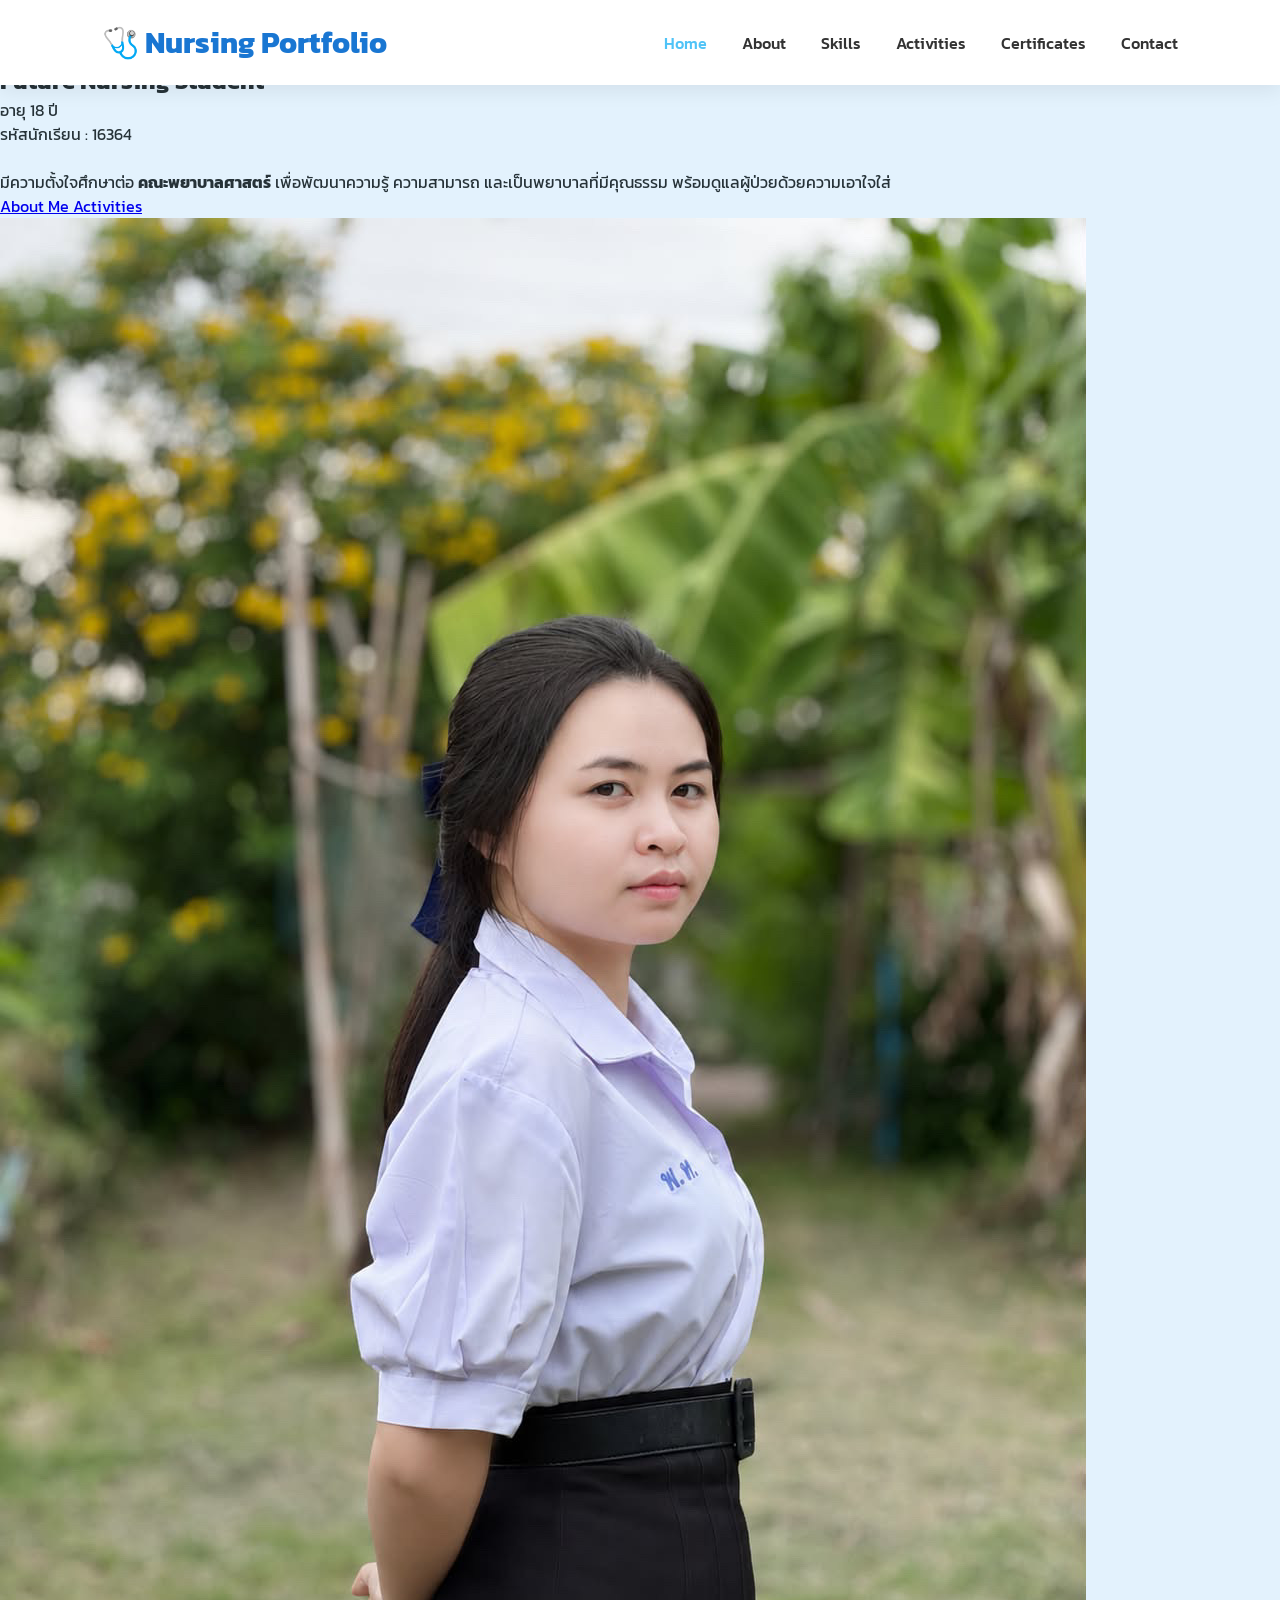
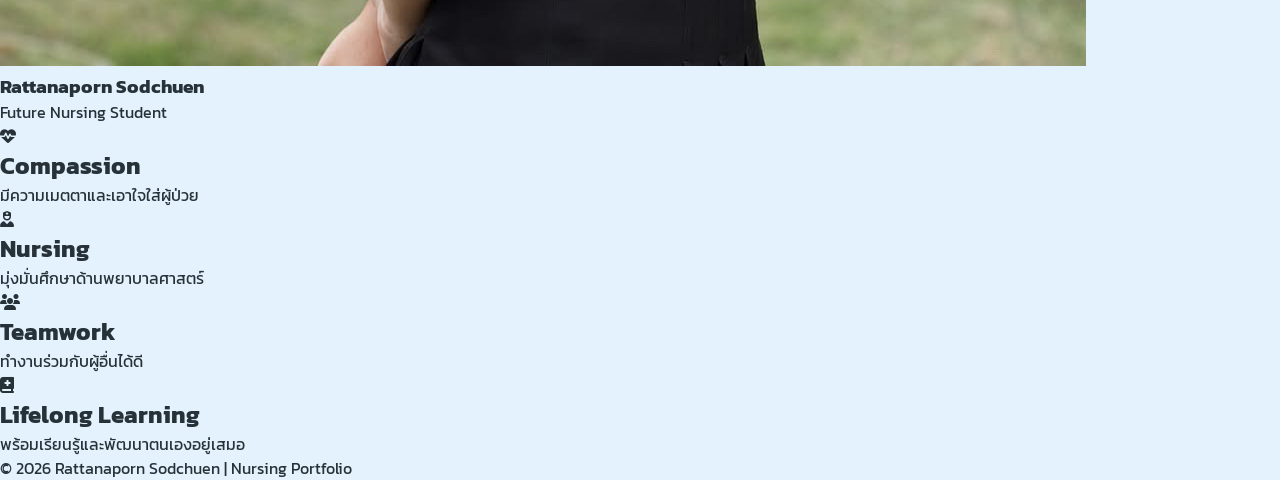
<file: index.html>
<!DOCTYPE html>
<html lang="th">

<head>

<meta charset="UTF-8">
<meta name="viewport" content="width=device-width, initial-scale=1.0">

<title>Rattanaporn Portfolio</title>

<link rel="preconnect" href="https://fonts.googleapis.com">

<link href="https://fonts.googleapis.com/css2?family=Kanit:wght@300;400;600;700&display=swap" rel="stylesheet">

<link rel="stylesheet"
href="https://cdnjs.cloudflare.com/ajax/libs/font-awesome/6.7.2/css/all.min.css">

<link rel="stylesheet" href="css/style.css">

</head>

<body>

<header>

<nav>

<div class="logo">

🩺 Nursing Portfolio

</div>

<ul>

<li><a href="index.html" class="active">Home</a></li>

<li><a href="about.html">About</a></li>

<li><a href="skills.html">Skills</a></li>

<li><a href="projects.html">Activities</a></li>

<li><a href="certificates.html">Certificates</a></li>

<li><a href="contact.html">Contact</a></li>

</ul>

</nav>

</header>

<section class="hero">

<div class="left">

<h3>WELCOME TO MY PORTFOLIO</h3>

<h1>น.ส.รัตนาพร สดชื่น</h1>

<h2>Future Nursing Student</h2>

<p>

อายุ 18 ปี<br>

รหัสนักเรียน : 16364<br><br>

มีความตั้งใจศึกษาต่อ
<strong>คณะพยาบาลศาสตร์</strong>
เพื่อพัฒนาความรู้ ความสามารถ
และเป็นพยาบาลที่มีคุณธรรม
พร้อมดูแลผู้ป่วยด้วยความเอาใจใส่

</p>

<div class="button">

<a href="about.html">

About Me

</a>

<a href="projects.html">

Activities

</a>

</div>

</div>

<div class="right">

<div class="profile-card">

<img src="images/AAC7E1D8-E4B7-4AB3-B957-0247B6DB6D02.jpg" alt="Rattanaporn">

<h3>Rattanaporn Sodchuen</h3>

<p>Future Nursing Student</p>

</div>

</div>

</section>

<section class="cards">

<div class="card">

<i class="fa-solid fa-heart-pulse"></i>

<h2>Compassion</h2>

<p>

มีความเมตตาและเอาใจใส่ผู้ป่วย

</p>

</div>

<div class="card">

<i class="fa-solid fa-user-nurse"></i>

<h2>Nursing</h2>

<p>

มุ่งมั่นศึกษาด้านพยาบาลศาสตร์

</p>

</div>

<div class="card">

<i class="fa-solid fa-users"></i>

<h2>Teamwork</h2>

<p>

ทำงานร่วมกับผู้อื่นได้ดี

</p>

</div>

<div class="card">

<i class="fa-solid fa-book-medical"></i>

<h2>Lifelong Learning</h2>

<p>

พร้อมเรียนรู้และพัฒนาตนเองอยู่เสมอ

</p>

</div>

</section>

<footer>

<p>

© 2026 Rattanaporn Sodchuen | Nursing Portfolio

</p>

</footer>

</body>

</html>
</file>
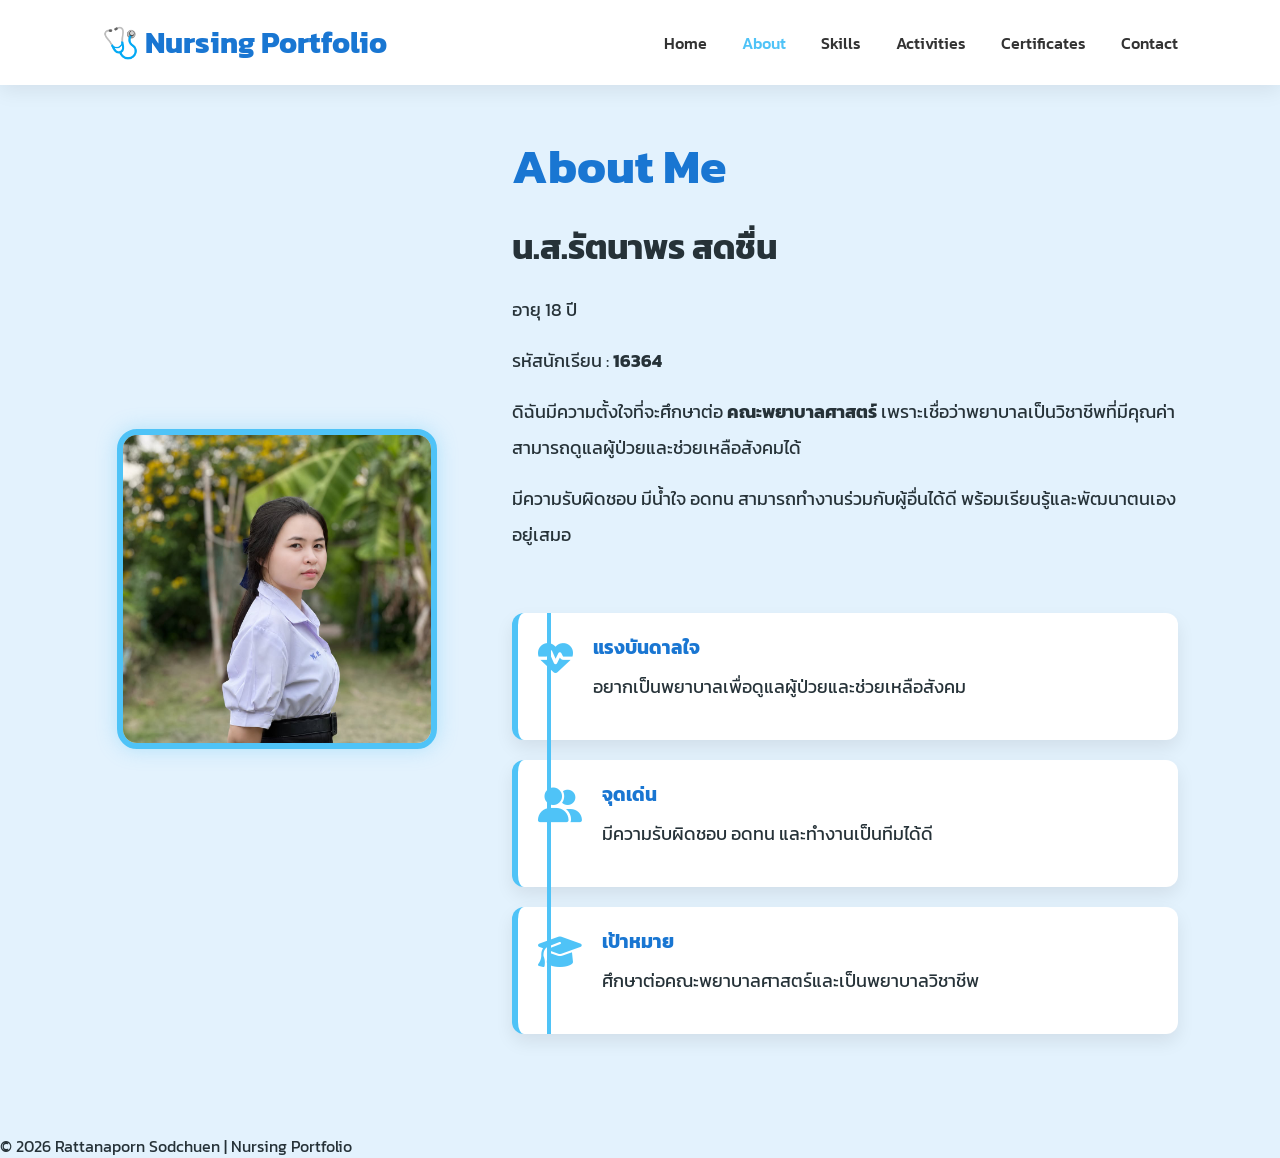
<file: about.html>
<!DOCTYPE html>
<html lang="th">

<head>

<meta charset="UTF-8">
<meta name="viewport" content="width=device-width, initial-scale=1.0">

<title>About | Nursing Portfolio</title>

<link rel="preconnect" href="https://fonts.googleapis.com">

<link href="https://fonts.googleapis.com/css2?family=Kanit:wght@300;400;600;700&display=swap" rel="stylesheet">

<link rel="stylesheet"
href="https://cdnjs.cloudflare.com/ajax/libs/font-awesome/6.7.2/css/all.min.css">

<link rel="stylesheet" href="css/style.css">

</head>

<body>

<header>

<nav>

<div class="logo">

🩺 Nursing Portfolio

</div>

<ul>

<li><a href="index.html">Home</a></li>
<li><a href="about.html" class="active">About</a></li>
<li><a href="skills.html">Skills</a></li>
<li><a href="projects.html">Activities</a></li>
<li><a href="certificates.html">Certificates</a></li>
<li><a href="contact.html">Contact</a></li>

</ul>

</nav>

</header>

<section class="about-page">

<div class="about-image">

<img src="images/AAC7E1D8-E4B7-4AB3-B957-0247B6DB6D02.jpg" alt="Profile">

</div>

<div class="about-detail">

<h1>About Me</h1>

<div class="line"></div>

<h2>น.ส.รัตนาพร สดชื่น</h2>

<p>

อายุ 18 ปี

</p>

<p>

รหัสนักเรียน : <strong>16364</strong>

</p>

<p>

ดิฉันมีความตั้งใจที่จะศึกษาต่อ
<strong>คณะพยาบาลศาสตร์</strong>
เพราะเชื่อว่าพยาบาลเป็นวิชาชีพที่มีคุณค่า
สามารถดูแลผู้ป่วยและช่วยเหลือสังคมได้

</p>

<p>

มีความรับผิดชอบ มีน้ำใจ
อดทน สามารถทำงานร่วมกับผู้อื่นได้ดี
พร้อมเรียนรู้และพัฒนาตนเองอยู่เสมอ

</p>

<div class="timeline">

<div class="timeline-item">

<i class="fa-solid fa-heart-pulse"></i>

<div>

<h3>แรงบันดาลใจ</h3>

<p>อยากเป็นพยาบาลเพื่อดูแลผู้ป่วยและช่วยเหลือสังคม</p>

</div>

</div>

<div class="timeline-item">

<i class="fa-solid fa-user-group"></i>

<div>

<h3>จุดเด่น</h3>

<p>มีความรับผิดชอบ อดทน และทำงานเป็นทีมได้ดี</p>

</div>

</div>

<div class="timeline-item">

<i class="fa-solid fa-graduation-cap"></i>

<div>

<h3>เป้าหมาย</h3>

<p>ศึกษาต่อคณะพยาบาลศาสตร์และเป็นพยาบาลวิชาชีพ</p>

</div>

</div>

</div>

</div>

</section>

<footer>

<p>

© 2026 Rattanaporn Sodchuen | Nursing Portfolio

</p>

</footer>

</body>

</html>
</file>
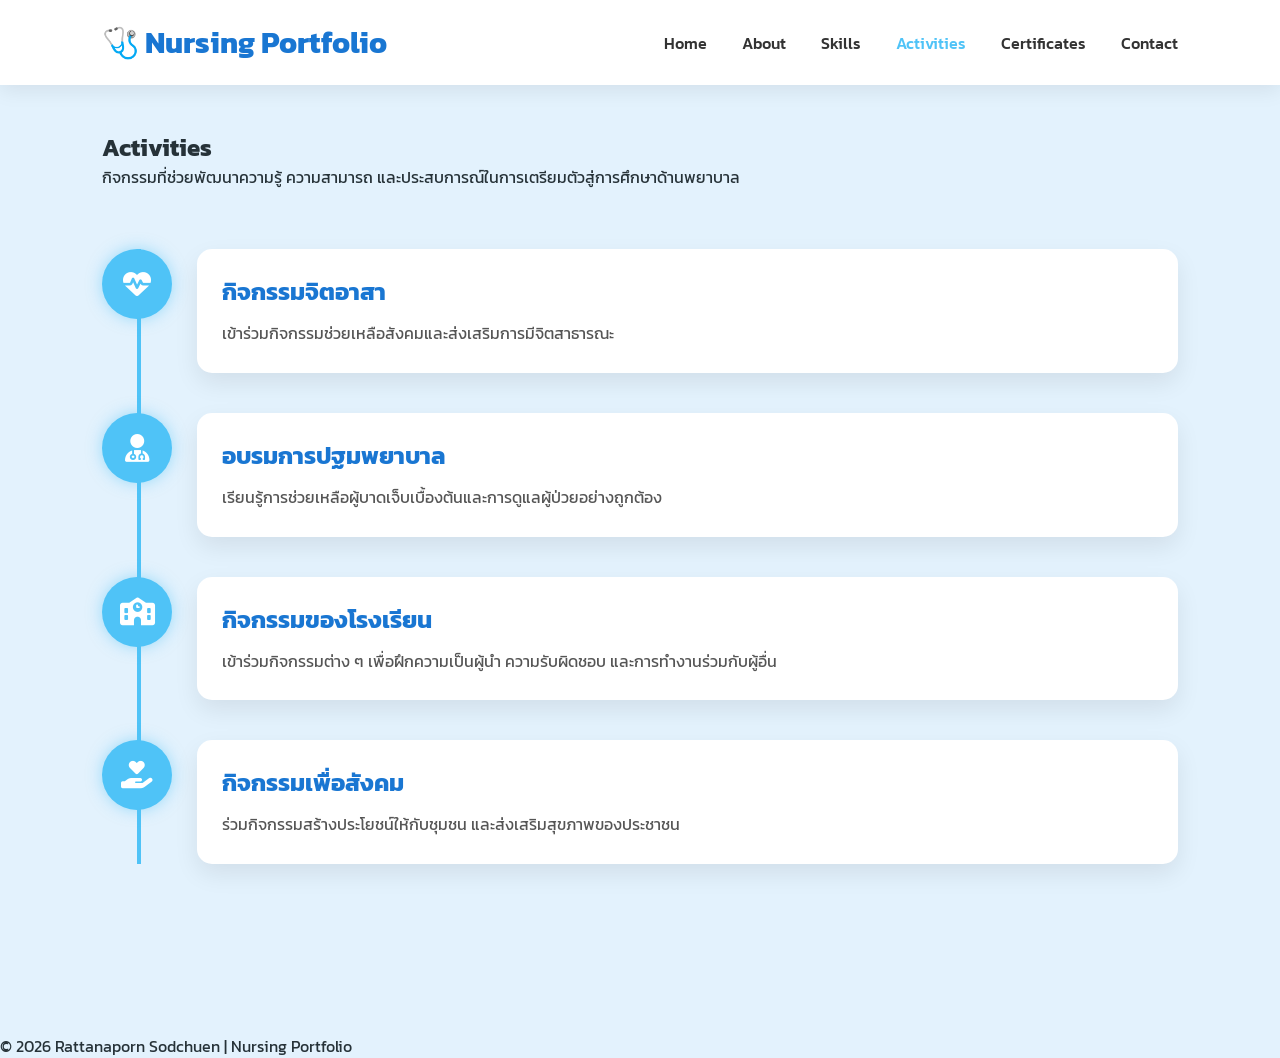
<file: projects.html>
<!DOCTYPE html>
<html lang="th">

<head>

<meta charset="UTF-8">
<meta name="viewport" content="width=device-width, initial-scale=1.0">

<title>Activities | Nursing Portfolio</title>

<link rel="preconnect" href="https://fonts.googleapis.com">

<link href="https://fonts.googleapis.com/css2?family=Kanit:wght@300;400;600;700&display=swap" rel="stylesheet">

<link rel="stylesheet"
href="https://cdnjs.cloudflare.com/ajax/libs/font-awesome/6.7.2/css/all.min.css">

<link rel="stylesheet" href="css/style.css">

</head>

<body>

<header>

<nav>

<div class="logo">🩺 Nursing Portfolio</div>

<ul>

<li><a href="index.html">Home</a></li>
<li><a href="about.html">About</a></li>
<li><a href="skills.html">Skills</a></li>
<li><a href="projects.html" class="active">Activities</a></li>
<li><a href="certificates.html">Certificates</a></li>
<li><a href="contact.html">Contact</a></li>

</ul>

</nav>

</header>

<section class="activities">

<div class="title">

<h1>Activities</h1>

<div class="line"></div>

<p>

กิจกรรมที่ช่วยพัฒนาความรู้ ความสามารถ และประสบการณ์ในการเตรียมตัวสู่การศึกษาด้านพยาบาล

</p>

</div>

<div class="timeline">

<div class="timeline-card">

<div class="timeline-icon">
<i class="fa-solid fa-heart-pulse"></i>
</div>

<div class="timeline-content">

<h2>กิจกรรมจิตอาสา</h2>

<p>

เข้าร่วมกิจกรรมช่วยเหลือสังคมและส่งเสริมการมีจิตสาธารณะ

</p>

</div>

</div>

<div class="timeline-card">

<div class="timeline-icon">
<i class="fa-solid fa-user-doctor"></i>
</div>

<div class="timeline-content">

<h2>อบรมการปฐมพยาบาล</h2>

<p>

เรียนรู้การช่วยเหลือผู้บาดเจ็บเบื้องต้นและการดูแลผู้ป่วยอย่างถูกต้อง

</p>

</div>

</div>

<div class="timeline-card">

<div class="timeline-icon">
<i class="fa-solid fa-school"></i>
</div>

<div class="timeline-content">

<h2>กิจกรรมของโรงเรียน</h2>

<p>

เข้าร่วมกิจกรรมต่าง ๆ เพื่อฝึกความเป็นผู้นำ ความรับผิดชอบ และการทำงานร่วมกับผู้อื่น

</p>

</div>

</div>

<div class="timeline-card">

<div class="timeline-icon">
<i class="fa-solid fa-hand-holding-heart"></i>
</div>

<div class="timeline-content">

<h2>กิจกรรมเพื่อสังคม</h2>

<p>

ร่วมกิจกรรมสร้างประโยชน์ให้กับชุมชน และส่งเสริมสุขภาพของประชาชน

</p>

</div>

</div>

</div>

</section>

<footer>

<p>

© 2026 Rattanaporn Sodchuen | Nursing Portfolio

</p>

</footer>

</body>

</html>
</file>
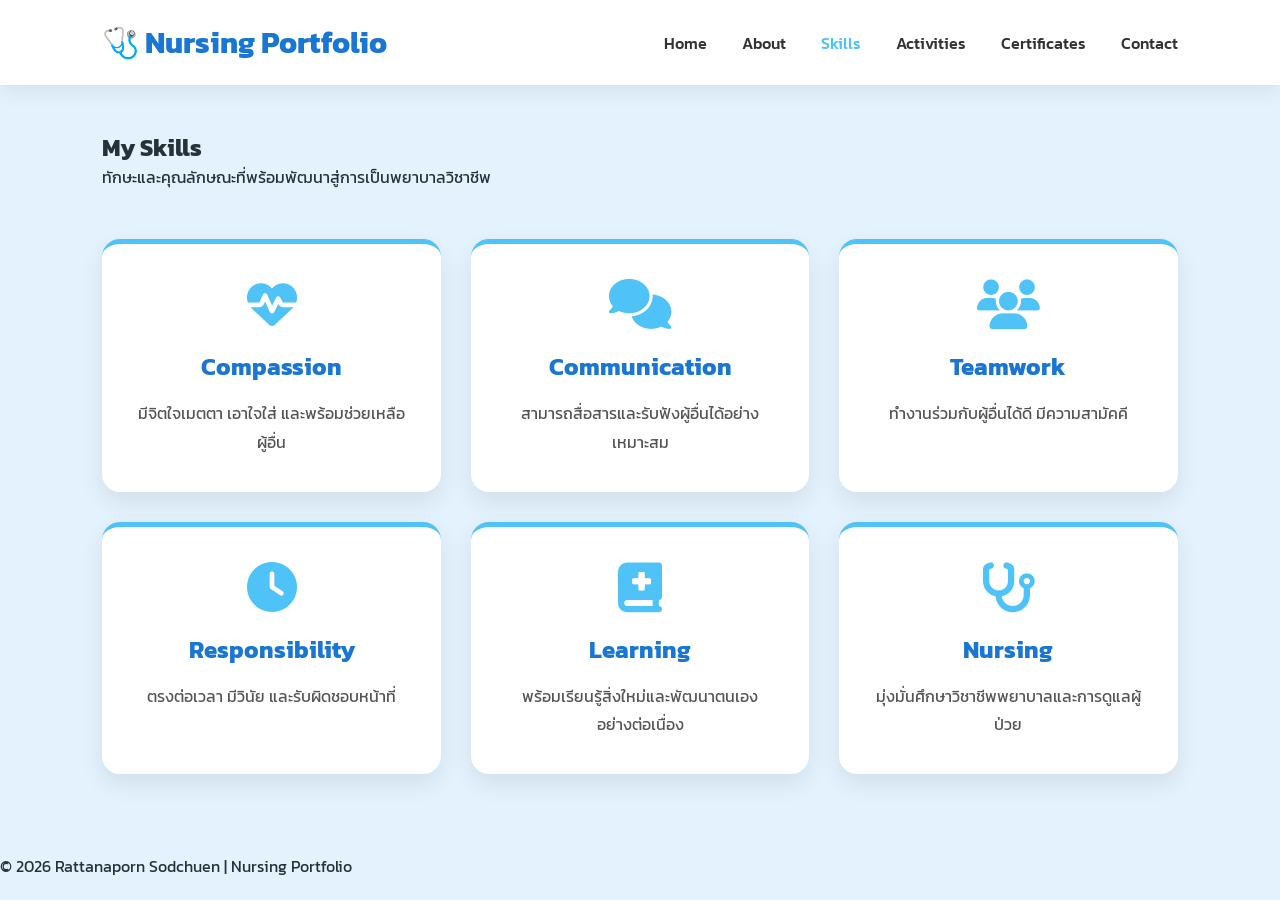
<file: skills.html>
<!DOCTYPE html>
<html lang="th">

<head>

<meta charset="UTF-8">
<meta name="viewport" content="width=device-width, initial-scale=1.0">

<title>Skills | Nursing Portfolio</title>

<link rel="preconnect" href="https://fonts.googleapis.com">

<link href="https://fonts.googleapis.com/css2?family=Kanit:wght@300;400;600;700&display=swap" rel="stylesheet">

<link rel="stylesheet"
href="https://cdnjs.cloudflare.com/ajax/libs/font-awesome/6.7.2/css/all.min.css">

<link rel="stylesheet" href="css/style.css">

</head>

<body>

<header>

<nav>

<div class="logo">🩺 Nursing Portfolio</div>

<ul>

<li><a href="index.html">Home</a></li>
<li><a href="about.html">About</a></li>
<li><a href="skills.html" class="active">Skills</a></li>
<li><a href="projects.html">Activities</a></li>
<li><a href="certificates.html">Certificates</a></li>
<li><a href="contact.html">Contact</a></li>

</ul>

</nav>

</header>

<section class="skills-page">

<div class="title">

<h1>My Skills</h1>

<div class="line"></div>

<p>ทักษะและคุณลักษณะที่พร้อมพัฒนาสู่การเป็นพยาบาลวิชาชีพ</p>

</div>

<div class="skills-grid">

<div class="skill-box">
<i class="fa-solid fa-heart-pulse"></i>
<h3>Compassion</h3>
<p>มีจิตใจเมตตา เอาใจใส่ และพร้อมช่วยเหลือผู้อื่น</p>
</div>

<div class="skill-box">
<i class="fa-solid fa-comments"></i>
<h3>Communication</h3>
<p>สามารถสื่อสารและรับฟังผู้อื่นได้อย่างเหมาะสม</p>
</div>

<div class="skill-box">
<i class="fa-solid fa-users"></i>
<h3>Teamwork</h3>
<p>ทำงานร่วมกับผู้อื่นได้ดี มีความสามัคคี</p>
</div>

<div class="skill-box">
<i class="fa-solid fa-clock"></i>
<h3>Responsibility</h3>
<p>ตรงต่อเวลา มีวินัย และรับผิดชอบหน้าที่</p>
</div>

<div class="skill-box">
<i class="fa-solid fa-book-medical"></i>
<h3>Learning</h3>
<p>พร้อมเรียนรู้สิ่งใหม่และพัฒนาตนเองอย่างต่อเนื่อง</p>
</div>

<div class="skill-box">
<i class="fa-solid fa-stethoscope"></i>
<h3>Nursing</h3>
<p>มุ่งมั่นศึกษาวิชาชีพพยาบาลและการดูแลผู้ป่วย</p>
</div>

</div>

</section>

<footer>

<p>© 2026 Rattanaporn Sodchuen | Nursing Portfolio</p>

</footer>

</body>
</html>
</file>
<file: css/style.css>
/* ===========================
        GOOGLE FONT
=========================== */

@import url('https://fonts.googleapis.com/css2?family=Kanit:wght@300;400;500;700&display=swap');

/* ===========================
        COLOR
=========================== */

:root{

    --primary:#4FC3F7;
    --secondary:#1976D2;
    --light:#E3F2FD;
    --white:#ffffff;
    --text:#263238;
    --card:#ffffff;

    --shadow:0 0 20px rgba(79,195,247,.35);

}

/* ===========================
        RESET
=========================== */

*{
    margin:0;
    padding:0;
    box-sizing:border-box;
    font-family:"Kanit",sans-serif;
}

body{

    background:var(--light);
    color:var(--text);

}

html{

scroll-behavior:smooth;

}

/* ===========================
        NAVBAR
=========================== */

nav{

display:flex;

justify-content:space-between;

align-items:center;

padding:20px 8%;

background:white;

position:fixed;

width:100%;

box-shadow:0 5px 20px rgba(0,0,0,.08);

z-index:999;

}

.logo{

font-size:30px;

font-weight:bold;

color:var(--secondary);

}

nav ul{

display:flex;

list-style:none;

gap:35px;

}

nav a{

text-decoration:none;

color:#333;

transition:.3s;

font-weight:500;

}

nav a:hover,

nav a.active{

color:var(--primary);

}
/* ================= ABOUT PAGE ================= */

.about-page{

padding:130px 8% 80px;

display:grid;

grid-template-columns:350px 1fr;

gap:60px;

align-items:center;

}

.about-image{

text-align:center;

}

.about-image img{

width:320px;

height:320px;

object-fit:cover;

border-radius:20px;

border:6px solid var(--primary);

box-shadow:var(--shadow);

transition:.4s;

}

.about-image img:hover{

transform:scale(1.05);

}

.about-detail h1{

font-size:48px;

color:var(--secondary);

margin-bottom:10px;

}

.about-detail h2{

font-size:34px;

margin:20px 0;

}

.about-detail p{

line-height:2;

margin-bottom:15px;

font-size:18px;

}

.timeline{

margin-top:40px;

}

.timeline-item{

display:flex;

gap:20px;

background:white;

padding:20px;

border-left:6px solid var(--primary);

border-radius:12px;

margin-bottom:20px;

box-shadow:0 8px 18px rgba(0,0,0,.08);

transition:.3s;

}

.timeline-item:hover{

transform:translateX(10px);

}

.timeline-item i{

font-size:35px;

color:var(--primary);

margin-top:8px;

}

.timeline-item h3{

margin-bottom:8px;

color:var(--secondary);

}

@media(max-width:900px){

.about-page{

grid-template-columns:1fr;

text-align:center;

}

.about-image img{

width:250px;

height:250px;

}

.timeline-item{

text-align:left;

}

}
/*======================
      SKILLS PAGE
=======================*/

.skills-page{

padding:130px 8% 80px;

}

.skills-grid{

display:grid;

grid-template-columns:repeat(auto-fit,minmax(260px,1fr));

gap:30px;

margin-top:50px;

}

.skill-box{

background:white;

padding:35px;

border-radius:18px;

text-align:center;

box-shadow:0 10px 25px rgba(0,0,0,.08);

transition:.35s;

border-top:5px solid var(--primary);

}

.skill-box:hover{

transform:translateY(-10px);

box-shadow:0 15px 30px rgba(79,195,247,.35);

}

.skill-box i{

font-size:50px;

color:var(--primary);

margin-bottom:20px;

}

.skill-box h3{

color:var(--secondary);

margin-bottom:15px;

font-size:24px;

}

.skill-box p{

line-height:1.8;

color:#555;

}

@media(max-width:768px){

.skills-page{

padding:110px 6%;

}

}
/*=========================
      ACTIVITIES
=========================*/

.activities{

padding:130px 8%;

}

.timeline{

position:relative;

margin-top:60px;

}

.timeline::before{

content:"";

position:absolute;

left:35px;

top:0;

width:4px;

height:100%;

background:#4FC3F7;

}

.timeline-card{

display:flex;

align-items:flex-start;

gap:25px;

margin-bottom:40px;

position:relative;

}

.timeline-icon{

width:70px;

height:70px;

border-radius:50%;

background:#4FC3F7;

display:flex;

justify-content:center;

align-items:center;

font-size:28px;

color:white;

flex-shrink:0;

box-shadow:0 0 15px rgba(79,195,247,.5);

z-index:2;

}

.timeline-content{

background:white;

padding:25px;

border-radius:15px;

box-shadow:0 10px 25px rgba(0,0,0,.08);

transition:.35s;

width:100%;

}

.timeline-content:hover{

transform:translateX(10px);

}

.timeline-content h2{

color:#1976D2;

margin-bottom:10px;

}

.timeline-content p{

color:#555;

line-height:1.8;

}

@media(max-width:768px){

.timeline::before{

left:30px;

}

.timeline-icon{

width:60px;

height:60px;

font-size:24px;

}

}
/*=========================
      CERTIFICATES
=========================*/

.certificates-page{

padding:130px 8%;

}

.certificate-grid{

display:grid;

grid-template-columns:repeat(auto-fit,minmax(320px,1fr));

gap:30px;

margin-top:50px;

}

.certificate-item{

position:relative;

overflow:hidden;

border-radius:20px;

box-shadow:0 10px 25px rgba(0,0,0,.12);

cursor:pointer;

}

.certificate-item img{

width:100%;

height:240px;

object-fit:cover;

transition:.5s;

display:block;

}

.certificate-item:hover img{

transform:scale(1.1);

}

.overlay{

position:absolute;

left:0;

bottom:-100%;

width:100%;

height:100%;

background:rgba(25,118,210,.88);

display:flex;

flex-direction:column;

justify-content:center;

align-items:center;

color:white;

transition:.4s;

padding:20px;

text-align:center;

}

.certificate-item:hover .overlay{

bottom:0;

}

.overlay h3{

font-size:28px;

margin-bottom:15px;

}

.overlay p{

font-size:16px;

line-height:1.8;

}
/*=========================
        CONTACT
=========================*/

.contact-page{

padding:130px 8%;

display:grid;

grid-template-columns:350px 1fr;

gap:60px;

align-items:center;

}

.contact-left{

background:white;

padding:35px;

border-radius:20px;

text-align:center;

box-shadow:0 10px 25px rgba(0,0,0,.08);

}

.contact-left img{

width:220px;

height:220px;

border-radius:50%;

object-fit:cover;

border:6px solid var(--primary);

margin-bottom:20px;

transition:.4s;

}

.contact-left img:hover{

transform:scale(1.05);

}

.contact-left h2{

color:var(--secondary);

margin-bottom:10px;

}

.contact-left p{

color:#666;

}

.contact-right h1{

font-size:46px;

color:var(--secondary);

margin-bottom:10px;

}

.contact-box{

display:flex;

align-items:center;

gap:20px;

background:white;

padding:22px;

margin:20px 0;

border-radius:15px;

box-shadow:0 8px 18px rgba(0,0,0,.08);

transition:.3s;

}

.contact-box:hover{

transform:translateX(10px);

}

.contact-box i{

font-size:32px;

color:var(--primary);

width:55px;

text-align:center;

}

.contact-box h3{

color:var(--secondary);

margin-bottom:5px;

}

.contact-box p{

color:#555;

}

.contact-box a{

text-decoration:none;

color:#555;

}

.contact-box a:hover{

color:var(--primary);

}

@media(max-width:900px){

.contact-page{

grid-template-columns:1fr;

}

.contact-left{

margin-bottom:30px;

}

}
</file>
